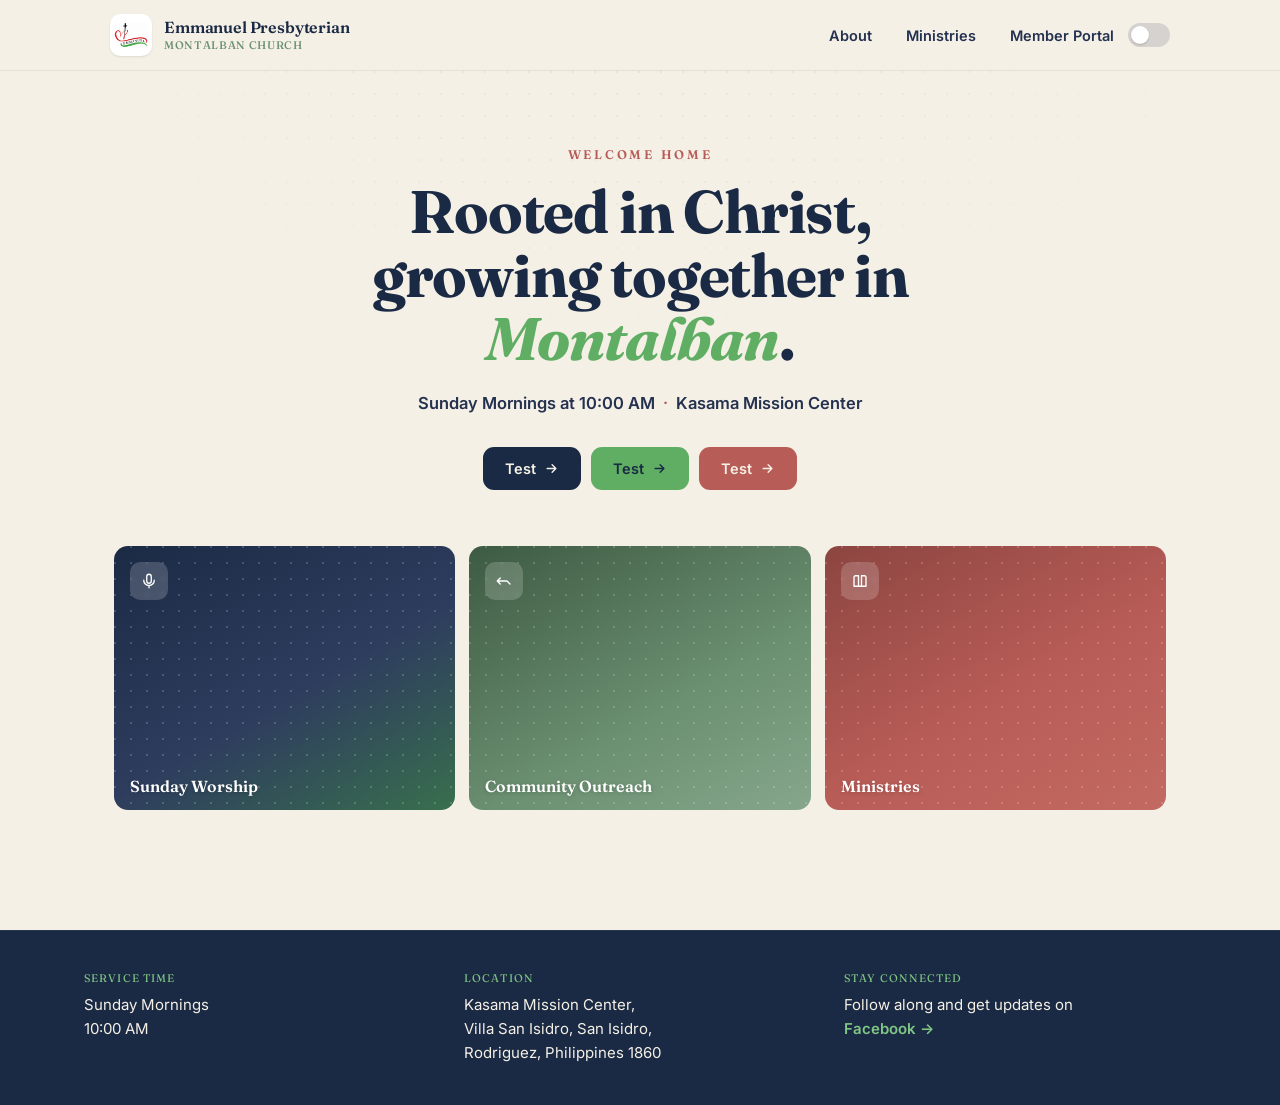
<file: index.html>
<!DOCTYPE html>
<html lang="en">
<head>
<meta charset="UTF-8">
<meta name="viewport" content="width=device-width, initial-scale=1.0">
<title>Emmanuel Presbyterian Montalban Church</title>
<link rel="preconnect" href="https://fonts.googleapis.com">
<link href="https://fonts.googleapis.com/css2?family=Fraunces:opsz,wght@9..144,400;9..144,600;9..144,700&family=Inter:wght@400;500;600;700&family=JetBrains+Mono:wght@400;600&display=swap" rel="stylesheet">
<link rel="icon" type="image/png" href="images/emmanuellogo-square.png">
<link rel="stylesheet" href="main.css">
</head>
<body>

<header>
  <div class="header-inner">
    <a href="#" class="brand">
      <span class="brand-logo"><img src="images/emmanuellogo-square.png" alt="Emmanuel Presbyterian Montalban Church logo"></span>
      <span class="brand-name">Emmanuel Presbyterian<span>Montalban Church</span></span>
    </a>
    <nav class="main-nav">
      <a href="#about">About</a>
      <a href="#family">Ministries</a>
      <a href="emmanuelattendance.html">Member Portal</a>
    </nav>
    <label class="theme-switch" title="Toggle dark mode">
      <input type="checkbox" id="theme-toggle-checkbox" aria-label="Toggle dark mode">
      <span class="theme-switch-slider"></span>
    </label>
    <button class="menu-btn" id="menu-toggle" aria-label="Menu">
      <svg viewBox="0 0 24 24" width="18" height="18" fill="none">
        <path d="M3 6h18M3 12h18M3 18h18" stroke="currentColor" stroke-width="2" stroke-linecap="round"/>
      </svg>
    </button>
  </div>
  <div class="mobile-nav" id="mobile-nav">
    <a href="#about">About</a>
    <a href="#family">Ministries</a>
    <a href="emmanuelattendance.html">Member Portal</a>
  </div>
</header>

<section class="hero">
  <div class="wrap hero-inner">
    <p class="eyebrow">Welcome Home</p>
    <h1>Rooted in Christ,<br>growing together in <em>Montalban</em>.</h1>
    <p class="service-time">Sunday Mornings at 10:00 AM<span class="dot">&middot;</span>Kasama Mission Center</p>
    <div class="hero-actions">
      <button class="btn btn-navy">
        Test
        <svg width="15" height="15" viewBox="0 0 24 24" fill="none"><path d="M5 12h14M13 6l6 6-6 6" stroke="currentColor" stroke-width="2.2" stroke-linecap="round" stroke-linejoin="round"/></svg>
      </button>
      <button class="btn btn-green">
        Test    
        <svg width="15" height="15" viewBox="0 0 24 24" fill="none"><path d="M5 12h14M13 6l6 6-6 6" stroke="currentColor" stroke-width="2.2" stroke-linecap="round" stroke-linejoin="round"/></svg>
      </button>
      <button class="btn btn-rose">
        Test
        <svg width="15" height="15" viewBox="0 0 24 24" fill="none"><path d="M5 12h14M13 6l6 6-6 6" stroke="currentColor" stroke-width="2.2" stroke-linecap="round" stroke-linejoin="round"/></svg>
      </button>
    </div>
  </div>

  <div class="photo-row">
    <div class="photo-card">
      <div class="panel panel-worship"></div>
      <div class="panel-dots"></div>
      <span class="icon">
        <svg width="18" height="18" viewBox="0 0 24 24" fill="none"><path d="M12 15a3 3 0 0 0 3-3V6a3 3 0 0 0-6 0v6a3 3 0 0 0 3 3Z" stroke="#fff" stroke-width="1.8"/><path d="M19 11a7 7 0 0 1-14 0M12 18v3" stroke="#fff" stroke-width="1.8" stroke-linecap="round"/></svg>
      </span>
      <span class="caption">Sunday Worship</span>
    </div>
    <div class="photo-card">
      <div class="panel panel-outreach"></div>
      <div class="panel-dots"></div>
      <span class="icon">
        <svg width="18" height="18" viewBox="0 0 24 24" fill="none"><path d="M3 12h13l4 4M3 12l4-4M3 12l4 4" stroke="#fff" stroke-width="1.8" stroke-linecap="round" stroke-linejoin="round"/></svg>
      </span>
      <span class="caption">Community Outreach</span>
    </div>
    <div class="photo-card">
      <div class="panel panel-family"></div>
      <div class="panel-dots"></div>
      <span class="icon">
        <svg width="18" height="18" viewBox="0 0 24 24" fill="none"><path d="M4 19V7a2 2 0 0 1 2-2h4v14M20 19V7a2 2 0 0 0-2-2h-4v14M4 19h16" stroke="#fff" stroke-width="1.8" stroke-linecap="round" stroke-linejoin="round"/></svg>
      </span>
      <span class="caption">Ministries</span>
    </div>
  </div>
</section>

<div class="info-strip">
  <div class="info-inner">
    <div class="info-item">
      <div class="label">Service Time</div>
      <div class="value">Sunday Mornings<br>10:00 AM</div>
    </div>
    <div class="info-item">
      <div class="label">Location</div>
      <div class="value">Kasama Mission Center,<br>Villa San Isidro, San Isidro,<br>Rodriguez, Philippines 1860</div>
    </div>
    <div class="info-item">
      <div class="label">Stay Connected</div>
      <div class="value">Follow along and get updates on<br><a href="https://www.facebook.com/kasamachurch" target="_blank" rel="noopener noreferrer">Facebook &rarr;</a></div>
    </div>
  </div>
</div>


<script>
  const menuToggle = document.getElementById('menu-toggle');
  const mobileNav = document.getElementById('mobile-nav');
  menuToggle.addEventListener('click', ()=>{
    mobileNav.classList.toggle('open');
  });

  // ---- Dark mode toggle (shared preference with the attendance app,
  // synced through localStorage under the same key/values) ----
  const themeCheckbox = document.getElementById('theme-toggle-checkbox');
  function applyTheme(theme){
    document.body.classList.toggle('dark-theme', theme === 'dark');
    if(themeCheckbox) themeCheckbox.checked = (theme === 'dark');
  }
  (function initTheme(){
    let saved = 'light';
    try{ saved = localStorage.getItem('theme-preference') || 'light'; }catch(e){}
    applyTheme(saved);
  })();
  themeCheckbox.addEventListener('change', (e)=>{
    const next = e.target.checked ? 'dark' : 'light';
    try{ localStorage.setItem('theme-preference', next); }catch(e){}
    applyTheme(next);
  });
</script>

</body>
</html>
</file>
<file: main.css>
:root{
    --ink:#1B2A44;
    --ink-2:#24314F;
    --ink-3:#2E3D5E;
    --gold:#5FAE63;
    --gold-soft:#7FC684;
    --ivory:#F5F0E6;
    --sage:#6B8F71;
    --sage-soft:#9AB89E;
    --rose:#B85C57;
    --rose-soft:#C97369;
    --muted:#93A0B8;
    --radius:14px;

    /* Theme-aware tokens — these are the ones that flip in dark mode.
       Structural dark blocks (info-strip, footer) intentionally keep
       using --ink / --ink-2 directly so they stay dark in both modes. */
    --page-bg:var(--ivory);
    --page-text:var(--ink);
    --header-bg:rgba(245,240,230,0.92);
    --nav-text:var(--ink-2);
    --border-soft-1:rgba(27,42,68,0.08);
    --border-soft-2:rgba(27,42,68,0.15);
    --dot-color:rgba(27,42,68,0.06);
  }
  body.dark-theme{
    --page-bg:#141C2E;
    --page-text:#F2ECDD;
    --header-bg:rgba(20,28,46,0.92);
    --nav-text:#D7DCE6;
    --border-soft-1:rgba(255,255,255,0.08);
    --border-soft-2:rgba(255,255,255,0.18);
    --dot-color:rgba(255,255,255,0.05);
  }
  *{box-sizing:border-box;}
  html{scroll-behavior:smooth;}
  body{
    margin:0;
    background:var(--page-bg);
    color:var(--page-text);
    font-family:'Inter',sans-serif;
    -webkit-font-smoothing:antialiased;
    transition:background .2s, color .2s;
  }
  a{color:inherit;text-decoration:none;}
  img{max-width:100%;display:block;}
  ::selection{background:var(--gold-soft);color:var(--ink);}

  .wrap{max-width:1160px;margin:0 auto;padding:0 24px;}

  /* ---- Header ---- */
  header{
    position:sticky; top:0; z-index:50;
    background:var(--header-bg);
    backdrop-filter:blur(8px);
    border-bottom:1px solid var(--border-soft-1);
    transition:background .2s, border-color .2s;
  }
  .header-inner{
    max-width:1100px; margin:0 auto;
    display:flex; align-items:center; gap:14px;
    padding:14px 20px;
  }
  .brand{display:flex; align-items:center; gap:12px; margin-right:auto; min-width:0;}
  .brand-logo{
    width:42px; height:42px; flex-shrink:0;
    background:#fff; border-radius:10px; padding:4px;
    box-shadow:0 1px 2px rgba(27,42,68,0.12);
  }
  .brand-logo img{width:100%;height:100%;object-fit:contain;}
  .brand-name{
    font-family:'Fraunces',serif; font-weight:600;
    font-size:16px; line-height:1.15; letter-spacing:-0.01em;
    color:var(--page-text);
  }
  .brand-name span{display:block; font-size:11px; font-weight:500; color:var(--sage); letter-spacing:.06em; text-transform:uppercase; margin-top:2px;}

  nav.main-nav{display:flex; align-items:center; gap:34px;}
  nav.main-nav a{
    font-size:14.5px; font-weight:600; color:var(--nav-text);
    transition:color .15s;
  }
  nav.main-nav a:hover{color:var(--gold);}

  /* ---- Dark mode switch ---- */
  .theme-switch{position:relative; display:inline-block; width:42px; height:24px; flex-shrink:0;}
  .theme-switch input{opacity:0; width:0; height:0;}
  .theme-switch-slider{
    position:absolute; cursor:pointer; inset:0; background:var(--border-soft-2);
    border-radius:24px; transition:background .15s;
  }
  .theme-switch-slider::before{
    content:""; position:absolute; width:18px; height:18px; left:3px; bottom:3px;
    background:#fff; border-radius:50%; transition:transform .15s;
    box-shadow:0 1px 2px rgba(0,0,0,0.2);
  }
  .theme-switch input:checked + .theme-switch-slider{background:var(--gold);}
  .theme-switch input:checked + .theme-switch-slider::before{transform:translateX(18px);}

  .menu-btn{
    display:none;
    background:transparent; border:1.5px solid var(--border-soft-2); color:var(--page-text);
    width:38px; height:38px; border-radius:9px; cursor:pointer;
    align-items:center; justify-content:center; flex-shrink:0;
  }
  .mobile-nav{display:none;}

  @media (max-width:760px){
    nav.main-nav{display:none;}
    .menu-btn{display:flex;}
    .mobile-nav{
      display:none; flex-direction:column; gap:2px;
      padding:8px 24px 18px;
      border-top:1px solid var(--border-soft-1);
    }
    .mobile-nav.open{display:flex;}
    .mobile-nav a{
      padding:12px 0; font-size:15px; font-weight:600; color:var(--nav-text);
      border-bottom:1px solid var(--border-soft-1);
    }
  }

  /* ---- Hero ---- */
  .hero{
    position:relative; overflow:hidden;
    padding:76px 0 56px;
    text-align:center;
  }
  .hero::before{
    content:"";
    position:absolute; inset:0; z-index:0; pointer-events:none;
    background-image:radial-gradient(circle at 1px 1px, var(--dot-color) 1px, transparent 0);
    background-size:22px 22px;
    -webkit-mask-image:radial-gradient(ellipse 70% 55% at 50% 0%, #000 0%, transparent 75%);
            mask-image:radial-gradient(ellipse 70% 55% at 50% 0%, #000 0%, transparent 75%);
  }
  .hero-inner{position:relative; z-index:1; max-width:800px; margin:0 auto;}
  .eyebrow{
    font-family:'Fraunces',serif; font-size:12.5px; font-weight:600;
    letter-spacing:.22em; text-transform:uppercase; color:var(--rose);
    margin:0 0 18px;
    opacity:0; animation:rise .6s ease forwards;
  }
  .hero h1{
    font-family:'Fraunces',serif; font-weight:700;
    font-size:clamp(34px, 6vw, 60px);
    line-height:1.06; letter-spacing:-0.02em;
    margin:0 0 22px; color:var(--page-text);
    opacity:0; animation:rise .7s ease .08s forwards;
  }
  .hero h1 em{font-style:italic; color:var(--gold);}
  .service-time{
    font-size:16.5px; font-weight:600; color:var(--nav-text);
    margin:0 0 34px;
    opacity:0; animation:rise .7s ease .16s forwards;
  }
  .service-time .dot{color:var(--rose); margin:0 8px;}

  .hero-actions{
    display:flex; gap:10px; justify-content:center; flex-wrap:wrap;
    margin-bottom:56px;
    opacity:0; animation:rise .7s ease .24s forwards;
  }
  .btn{
    display:inline-flex; align-items:center; gap:8px;
    font-family:'Inter',sans-serif; font-weight:600; font-size:14.5px;
    padding:13px 22px; border-radius:11px; cursor:pointer; border:none;
    transition:transform .15s ease, box-shadow .15s ease, background .15s ease;
  }
  .btn:hover{transform:translateY(-2px);}
  .btn svg{transition:transform .15s;}
  .btn:hover svg{transform:translateX(2px);}
  .btn-navy{background:var(--ink); color:var(--ivory);}
  .btn-navy:hover{background:var(--ink-2); box-shadow:0 8px 18px rgba(27,42,68,0.25);}
  .btn-green{background:var(--gold); color:var(--ink);}
  .btn-green:hover{background:var(--gold-soft); box-shadow:0 8px 18px rgba(95,174,99,0.35);}
  .btn-rose{background:var(--rose); color:var(--ivory);}
  .btn-rose:hover{background:var(--rose-soft); box-shadow:0 8px 18px rgba(184,92,87,0.3);}

  @keyframes rise{
    from{opacity:0; transform:translateY(14px);}
    to{opacity:1; transform:translateY(0);}
  }
  @media (prefers-reduced-motion: reduce){
    .eyebrow,.hero h1,.service-time,.hero-actions,.photo-card{animation:none !important; opacity:1 !important;}
  }

  /* ---- Photo row (illustrated, no stock photography) ---- */
  .photo-row{
    display:grid; grid-template-columns:repeat(3,1fr); gap:14px;
    max-width:1100px; margin:0 auto; padding:0 24px;
  }
  .photo-card{
    position:relative; border-radius:var(--radius); overflow:hidden;
    aspect-ratio:4/3.1; text-align:left;
    opacity:0; animation:rise .6s ease forwards;
  }
  .photo-card:nth-child(1){animation-delay:.30s;}
  .photo-card:nth-child(2){animation-delay:.36s;}
  .photo-card:nth-child(3){animation-delay:.42s;}
  .photo-card .panel{
    position:absolute; inset:0;
  }
  .photo-card .icon{
    position:absolute; top:16px; left:16px;
    width:38px; height:38px; border-radius:10px;
    background:rgba(255,255,255,0.18);
    display:flex; align-items:center; justify-content:center;
    backdrop-filter:blur(2px);
  }
  .photo-card .caption{
    position:absolute; left:16px; bottom:14px; right:16px;
    font-family:'Fraunces',serif; font-weight:600; font-size:16px;
    color:#fff; text-shadow:0 1px 4px rgba(0,0,0,0.2);
  }
  .panel-worship{background:linear-gradient(150deg,#1B2A44 0%, #2E3D5E 55%, #3F9142 130%);}
  .panel-outreach{background:linear-gradient(150deg,#3D5A42 0%, #6B8F71 60%, #9AB89E 130%);}
  .panel-family{background:linear-gradient(150deg,#8C4540 0%, #B85C57 55%, #C97369 130%);}
  .panel-dots{
    position:absolute; inset:0; opacity:.5;
    background-image:radial-gradient(circle at 1px 1px, rgba(255,255,255,0.35) 1px, transparent 0);
    background-size:16px 16px;
  }
  @media (max-width:700px){
    .photo-row{grid-template-columns:1fr; }
  }

  /* ---- Info strip ---- */
  /* Kept as a fixed dark navy block in both light and dark mode, matching
     the attendance app's footer/dark surfaces so the two pages read as
     one site regardless of theme. */
  .info-strip{
    background:var(--ink); color:var(--ivory);
    margin-top:64px;
    border-top:1px solid rgba(255,255,255,0.06);
  }
  .info-inner{
    max-width:1160px; margin:0 auto; padding:40px 24px;
    display:grid; grid-template-columns:repeat(3,1fr); gap:28px;
  }
  .info-item .label{
    font-family:'Fraunces',serif; font-size:11px; letter-spacing:.1em;
    text-transform:uppercase; color:var(--gold-soft); margin-bottom:8px;
  }
  .info-item .value{font-size:15px; line-height:1.6; color:var(--ivory);}
  .info-item .value a{color:var(--gold-soft); font-weight:600;}
  @media (max-width:700px){
    .info-inner{grid-template-columns:1fr; gap:22px;}
  }
</file>
